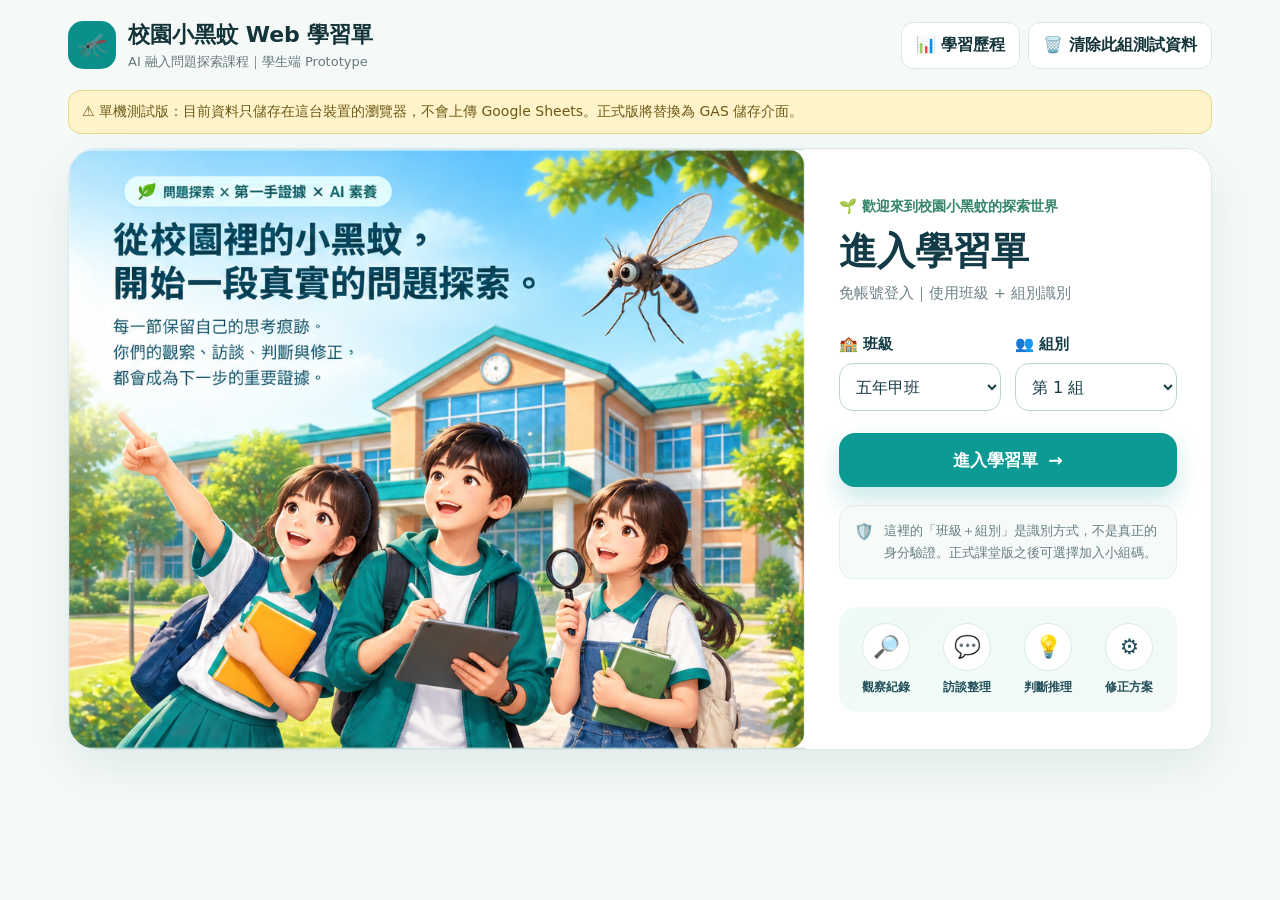
<file: index.html>
<!DOCTYPE html>
<html lang="zh-Hant">
<head>
  <meta charset="utf-8">
  <meta name="viewport" content="width=device-width, initial-scale=1">
  <title>校園小黑蚊｜學生學習單</title>
  <link rel="icon" href="data:image/svg+xml,%3Csvg xmlns='http://www.w3.org/2000/svg' viewBox='0 0 64 64'%3E%3Crect width='64' height='64' rx='16' fill='%230b8f8a'/%3E%3Ctext x='32' y='43' text-anchor='middle' font-size='36'%3E🦟%3C/text%3E%3C/svg%3E">
  <link rel="stylesheet" href="styles.css">
  <link rel="stylesheet" href="homepage.css">
</head>
<body>
<div class="shell">
  <header class="topbar">
    <div class="brand"><div class="brandmark">🦟</div><div><h1>校園小黑蚊 Web 學習單</h1><p>AI 融入問題探索課程｜學生端 Prototype</p></div></div>
    <div class="top-actions"><button class="ghost" id="homeBtn">📊 學習歷程</button><button class="ghost" id="resetBtn">🗑️ 清除此組測試資料</button></div>
  </header>
  <div class="local-banner">⚠️ 單機測試版：目前資料只儲存在這台裝置的瀏覽器，不會上傳 Google Sheets。正式版將替換為 GAS 儲存介面。</div>

  <section class="view active" id="loginView">
    <div class="landing-layout">
      <section class="hero-panel" aria-label="校園小黑蚊課程形象圖">
        <img id="heroImage" class="hero-image" src="homepage-left-hero.png" width="968" height="789" alt="從校園小黑蚊開始真實問題探索的課程形象圖">
      </section>
      <section class="entry-panel">
        <div class="entry-main">
          <div class="entry-eyebrow">🌱 歡迎來到校園小黑蚊的探索世界</div>
          <h2>進入學習單</h2>
          <p class="entry-subtitle">免帳號登入｜使用班級 + 組別識別</p>
          <div class="select-grid">
            <div class="field"><label for="classSelect">🏫 班級</label><select id="classSelect"><option value="5A">五年甲班</option><option value="5B">五年乙班</option></select></div>
            <div class="field"><label for="groupSelect">👥 組別</label><select id="groupSelect"><option value="G01">第 1 組</option><option value="G02">第 2 組</option><option value="G03">第 3 組</option><option value="G04">第 4 組</option><option value="G05">第 5 組</option><option value="G06">第 6 組</option></select></div>
          </div>
          <button class="enter-button" id="enterBtn">進入學習單 <span aria-hidden="true">→</span></button>
          <div class="identity-note"><span aria-hidden="true">🛡️</span><p>這裡的「班級＋組別」是識別方式，不是真正的身分驗證。正式課堂版之後可選擇加入小組碼。</p></div>
        </div>
        <div class="learning-focus">
          <div class="focus-item"><div class="focus-icon">🔎</div><span>觀察紀錄</span></div>
          <div class="focus-item"><div class="focus-icon">💬</div><span>訪談整理</span></div>
          <div class="focus-item"><div class="focus-icon">💡</div><span>判斷推理</span></div>
          <div class="focus-item"><div class="focus-icon">⚙️</div><span>修正方案</span></div>
        </div>
      </section>
    </div>
  </section>

  <section class="view" id="dashView">
    <div class="dashboard-head"><div><h2 style="margin:0">我的學習歷程</h2><div class="chips"><span class="chip" id="classChip"></span><span class="chip" id="groupChip"></span></div></div><div class="save" id="dashSave">✓ 已儲存到此裝置</div></div>
    <div class="card progress-card"><div class="ring" id="ring" style="--pct:0%"><b id="ringText">0/12</b></div><div><div class="mini">已完成</div><div style="font-size:28px;font-weight:900"><span id="doneCount">0</span> / 12 節</div><div class="mini">上次儲存：<span id="lastSaved">—</span></div></div><div class="save">🌱 每完成一節，都保留一份學習證據</div></div>
    <div class="lesson-grid" id="lessonGrid"></div>
  </section>

  <section class="view" id="lessonView"><div id="lessonMount"></div></section>
</div>
<script src="app-core.js"></script>
<script src="lessons-3-6.js"></script>
<script src="lessons-7-10.js"></script>
<script src="lessons-11-12.js"></script>
</body>
</html>
</file>
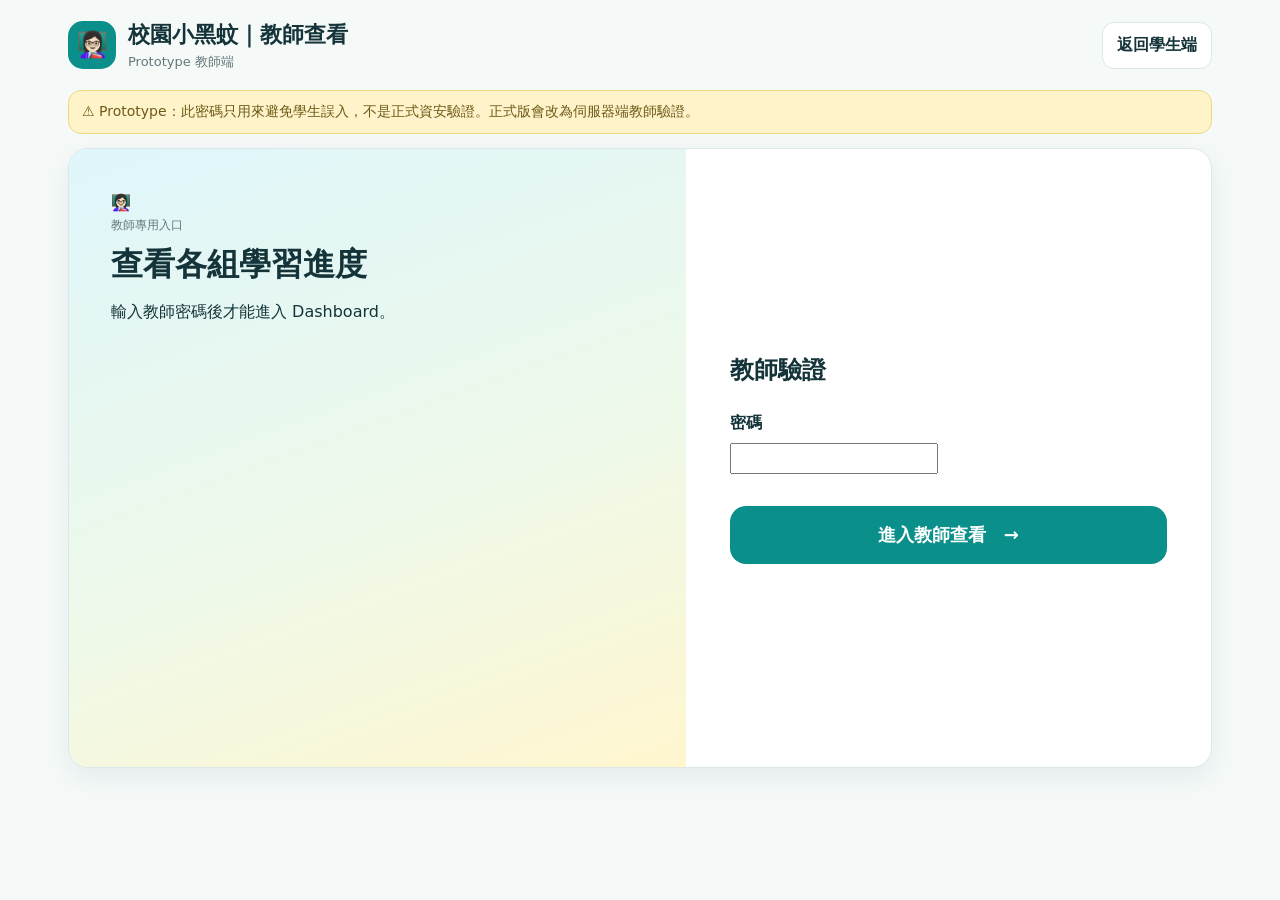
<file: teacher.html>
<!DOCTYPE html>
<html lang="zh-Hant">
<head>
<meta charset="utf-8"/>
<meta content="width=device-width, initial-scale=1" name="viewport"/>
<title>校園小黑蚊｜教師查看</title>
<link href="data:image/svg+xml,%3Csvg xmlns='http://www.w3.org/2000/svg' viewBox='0 0 64 64'%3E%3Crect width='64' height='64' rx='16' fill='%230b8f8a'/%3E%3Ctext x='32' y='43' text-anchor='middle' font-size='36'%3E🦟%3C/text%3E%3C/svg%3E" rel="icon"/>
<link href="styles.css" rel="stylesheet"/>
</head>
<body>
<div class="shell">
<header class="topbar">
<div class="brand"><div class="brandmark">👩🏻‍🏫</div><div><h1>校園小黑蚊｜教師查看</h1><p>Prototype 教師端</p></div></div>
<div class="top-actions"><a class="ghost" href="index.html" style="text-decoration:none">返回學生端</a></div>
</header>
<div class="local-banner">⚠️ Prototype：此密碼只用來避免學生誤入，不是正式資安驗證。正式版會改為伺服器端教師驗證。</div>
<section class="view active" id="teacherLoginView">
<div class="card login-wrap">
<div class="hero"><div class="big">👩🏻‍🏫</div><div class="mini">教師專用入口</div><h2>查看各組學習進度</h2><p>輸入教師密碼後才能進入 Dashboard。</p></div>
<div class="login-panel">
<h2>教師驗證</h2>
<div class="field"><label for="teacherPassword">密碼</label><input id="teacherPassword" type="password" autocomplete="current-password"/></div>
<button class="big-btn" id="teacherLoginBtn">進入教師查看　→</button>
<div id="teacherLoginError" class="validation-summary" style="display:none" aria-live="polite"></div>
</div>
</div>
</section>
<section class="view" id="teacherView">
<div class="dashboard-head"><div><h2 style="margin:0">教師查看</h2><p class="mini">單機版只會讀取「這個瀏覽器」曾建立過的班級／組別測試資料。</p></div><button class="ghost" id="refreshTeacher">重新整理</button></div>
<div class="teacher-grid"><div class="card table-card"><div class="group-row head"><span>組別</span><span>完成</span><span>目前節次</span><span>最後更新</span></div><div id="groupList"></div></div><div class="card preview"><div id="previewMount"><div class="placeholder"><div class="big">👩🏻‍🏫</div><p>請從左側選擇一組。</p></div></div><div class="warn"><b>🛡️ Human Gate｜匿名化提醒</b><br/>進行 AI 相關活動前，必須移除姓名、座號、聯絡方式與其他可識別細節；沒有第一手證據支持的 AI 內容仍需標記「待確認」。</div></div></div>
</section>
</div>
<script src="teacher.js"></script>
</body>
</html>
</file>
<file: styles.css>
:root{
  --teal:#0b8f8a;--teal2:#08726f;--green:#56ad6f;--lime:#edf8ee;--yellow:#fff2be;
  --ink:#14343a;--muted:#65777b;--line:#dce7e8;--bg:#f5faf9;--card:#fff;--danger:#bd5a44;
  --shadow:0 10px 28px rgba(25,65,69,.08);--r:20px;
}
*{box-sizing:border-box}
body{margin:0;background:var(--bg);color:var(--ink);font-family:"Noto Sans TC","PingFang TC","Microsoft JhengHei",system-ui,sans-serif;line-height:1.55}
button,input,select,textarea{font:inherit}
button{cursor:pointer}
.shell{max-width:1180px;margin:auto;padding:18px}
.topbar{display:flex;gap:14px;align-items:center;justify-content:space-between;margin-bottom:18px}
.brand{display:flex;gap:12px;align-items:center}.brandmark{width:48px;height:48px;border-radius:15px;background:var(--teal);color:white;display:grid;place-items:center;font-size:25px}
.brand h1{font-size:22px;margin:0}.brand p{margin:0;color:var(--muted);font-size:13px}
.top-actions{display:flex;gap:8px;flex-wrap:wrap}.ghost,.primary{border:0;border-radius:12px;padding:10px 14px;font-weight:700}
.ghost{background:white;color:var(--ink);border:1px solid var(--line)}.primary{background:var(--teal);color:white}
.view{display:none}.view.active{display:block}
.card{background:var(--card);border:1px solid var(--line);border-radius:var(--r);box-shadow:var(--shadow)}
.login-wrap{display:grid;grid-template-columns:1.08fr .92fr;min-height:620px;overflow:hidden}
.hero{padding:42px;background:linear-gradient(160deg,#dff6fb,#eef9e9 58%,#fff6cf);position:relative;overflow:hidden}
.hero h2{font-size:32px;line-height:1.25;margin:10px 0}.hero p{max-width:560px}
.midge{font-size:58px;position:absolute;right:42px;top:70px;transform:rotate(-8deg)}
.school{font-size:110px;opacity:.9;margin-top:75px}.kids{font-size:72px;margin-top:70px}
.login-panel{padding:44px;display:flex;flex-direction:column;justify-content:center}.login-panel h2{margin:0 0 8px}
.field{margin:14px 0}.field label{display:block;font-weight:700;margin-bottom:7px}
select,input[type=text],textarea{width:100%;border:1px solid #cadbda;border-radius:13px;background:#fff;padding:12px 13px;color:var(--ink)}
textarea{min-height:110px;resize:vertical}.select-grid{display:grid;grid-template-columns:1fr 1fr;gap:14px}
.big-btn{width:100%;border:0;background:var(--teal);color:#fff;border-radius:16px;padding:15px 18px;font-weight:800;font-size:18px;margin-top:18px}
.note{border-radius:14px;padding:12px 14px;margin-top:14px;background:#f3f8f7;color:var(--muted);font-size:14px}
.dashboard-head{display:grid;grid-template-columns:1fr auto;gap:16px;align-items:center;margin-bottom:16px}
.chips{display:flex;gap:8px;flex-wrap:wrap}.chip{padding:7px 11px;border-radius:999px;background:#e8f7f5;color:var(--teal2);font-size:13px;font-weight:700}
.progress-card{padding:22px;display:grid;grid-template-columns:90px 1fr auto;gap:18px;align-items:center;margin-bottom:18px}
.ring{width:82px;height:82px;border-radius:50%;display:grid;place-items:center;background:conic-gradient(var(--teal) var(--pct),#e6eeee 0);position:relative}
.ring:after{content:"";position:absolute;inset:10px;border-radius:50%;background:white}.ring b{z-index:1}
.save{font-size:13px;color:var(--green);font-weight:700}.save.pending{color:#bd8b20}
.lesson-grid{display:grid;grid-template-columns:repeat(4,1fr);gap:13px}
.lesson{border:1px solid var(--line);background:white;border-radius:16px;padding:15px;min-height:130px;text-align:left;transition:.15s}
.lesson:hover{transform:translateY(-2px);box-shadow:var(--shadow)}.lesson .num{font-weight:900;color:var(--teal)}
.lesson .ico{font-size:26px;margin:8px 0}.lesson .title{font-weight:750}.status{margin-top:8px;display:inline-block;font-size:12px;border-radius:999px;padding:4px 9px;background:#eff2f2;color:#728084}
.status.done{background:#e5f6ea;color:#2f8752}.status.current{background:#fff0c4;color:#9d7200}
.lesson-page{max-width:920px;margin:auto}.lesson-header{padding:22px;margin-bottom:14px;background:linear-gradient(135deg,#effafa,#fff)}
.lesson-header h2{margin:0}.focus{color:var(--muted);margin-top:6px}.step{padding:20px;margin:13px 0}.step-title{display:flex;gap:10px;align-items:center;margin-bottom:12px}
.badge{width:42px;height:42px;border-radius:12px;background:var(--teal);color:#fff;display:grid;place-items:center;font-weight:800}.step h3{margin:0}
.two{display:grid;grid-template-columns:1fr 1fr;gap:12px}.checks{display:flex;flex-wrap:wrap;gap:10px 18px}.checks label{background:#f5faf9;border:1px solid var(--line);border-radius:11px;padding:8px 10px}
.navrow{display:flex;justify-content:space-between;gap:12px;margin-top:18px}.navrow button{min-width:150px}
.evidence{background:#eef8f3;border:1px solid #cfe8d8;border-radius:13px;padding:12px;margin-top:14px;color:#39705a}
.warn{background:var(--yellow);border:1px solid #f0cf60;border-radius:16px;padding:16px;margin-top:16px}
.validation-summary{background:#fff0eb;border:1px solid #e4a491;color:#7d3425;border-radius:14px;padding:12px 14px;margin:14px 0}
.field-error{border-color:#d36b55!important;background:#fff8f6!important}
.error-text{color:#a94432;font-size:13px;margin-top:5px}
.teacher-grid{display:grid;grid-template-columns:.9fr 1.1fr;gap:16px}.table-card,.preview{padding:18px}
.group-row{display:grid;grid-template-columns:1fr .7fr .8fr .8fr;gap:8px;padding:11px 8px;border-bottom:1px solid var(--line);font-size:14px}
.group-row.head{font-weight:800;color:var(--muted)}.group-row.active{background:#eaf7f5;border-radius:10px}
.preview-section{border:1px solid var(--line);border-radius:13px;margin:10px 0;overflow:hidden}.preview-section h4{margin:0;padding:11px 13px;background:#f8fbfa}.preview-section .body{padding:12px 13px;font-size:14px;white-space:pre-wrap}
.placeholder{padding:42px;text-align:center}.placeholder .big{font-size:58px}
.local-banner{background:#fff3ca;border:1px solid #edd785;color:#6e5a17;border-radius:13px;padding:10px 13px;margin-bottom:14px;font-size:14px}
.mini{font-size:12px;color:var(--muted)}

/* Animated student-side mosquito mascot */
.brandmark-mascot-anchor{color:transparent;position:relative}
.mosquito-pet{position:fixed;left:0;top:0;width:60px;height:46px;z-index:18;pointer-events:none;user-select:none;color:#173b3f;transition:transform var(--flight-duration,1400ms) cubic-bezier(.33,.02,.2,1);will-change:transform;filter:drop-shadow(0 4px 5px rgba(20,52,58,.16))}
.mosquito-pet.no-transition{transition:none!important}
.mosquito-svg{width:100%;height:100%;overflow:visible}
.mosquito-body{fill:#203f43;stroke:#173b3f;stroke-width:1.5}
.mosquito-wing{fill:rgba(210,244,244,.72);stroke:#4f9696;stroke-width:2;transform-box:fill-box;will-change:transform}
.mosquito-wing-left{transform-origin:88% 70%;animation:mosquitoWingLeft .13s ease-in-out infinite alternate}
.mosquito-wing-right{transform-origin:12% 70%;animation:mosquitoWingRight .13s ease-in-out infinite alternate}
.mosquito-pet.idle .mosquito-svg{animation:mosquitoIdle 2.2s ease-in-out infinite}
.mosquito-pet.flying .mosquito-svg{animation:mosquitoFlightBuzz .22s ease-in-out infinite alternate}
.mosquito-pet.flying .mosquito-wing-left,.mosquito-pet.flying .mosquito-wing-right{animation-duration:.075s}
@keyframes mosquitoWingLeft{from{transform:rotate(-13deg) scaleY(.92)}to{transform:rotate(19deg) scaleY(.38)}}
@keyframes mosquitoWingRight{from{transform:rotate(13deg) scaleY(.92)}to{transform:rotate(-19deg) scaleY(.38)}}
@keyframes mosquitoIdle{0%,100%{transform:translateY(0) rotate(-3deg)}50%{transform:translateY(-2px) rotate(2deg)}}
@keyframes mosquitoFlightBuzz{from{transform:translateY(-1px) rotate(-5deg)}to{transform:translateY(1px) rotate(5deg)}}

@media(max-width:900px){.login-wrap,.teacher-grid{grid-template-columns:1fr}.hero{min-height:330px}.lesson-grid{grid-template-columns:repeat(3,1fr)}}
@media(max-width:650px){.shell{padding:12px}.topbar{align-items:flex-start}.brand h1{font-size:18px}.login-panel,.hero{padding:24px}.select-grid,.two{grid-template-columns:1fr}.lesson-grid{grid-template-columns:repeat(2,1fr)}.progress-card{grid-template-columns:70px 1fr}.progress-card .save{grid-column:1/-1}.group-row{grid-template-columns:1fr .7fr .7fr}.group-row span:last-child{display:none}.navrow{flex-direction:column}.navrow button{width:100%}.mosquito-pet{width:54px;height:42px}}
@media(prefers-reduced-motion:reduce){.mosquito-pet{transition:none}.mosquito-pet .mosquito-svg,.mosquito-pet .mosquito-wing{animation:none!important}}
</file>
<file: homepage.css>
/* 校園小黑蚊｜首頁版面 v2
   Layout contract：
   - Desktop：左圖右表單
   - Hero 圖維持 968:789，不拉伸、不裁切
   - Entry panel 保留可讀寬度，不與圖片互相擠壓
   - <= 960px 改為上下排列
   - <= 640px 表單與學習焦點改為單欄／雙欄
*/

.landing-layout{
  display:grid;
  grid-template-columns:minmax(0,1.45fr) minmax(320px,.8fr);
  width:100%;
  align-items:stretch;
  overflow:hidden;
  border:1px solid var(--line);
  border-radius:28px;
  background:#fff;
  box-shadow:0 18px 48px rgba(24,69,75,.09);
}

/* ---------- Hero ---------- */

.hero-panel{
  display:flex;
  align-items:flex-start;
  justify-content:center;
  width:100%;
  min-width:0;
  overflow:hidden;
  background:#dff5f8;
}

.hero-image{
  display:block;
  width:100%;
  height:auto;
  max-width:100%;
  aspect-ratio:968 / 789;
  object-fit:contain;
}

/* ---------- Entry ---------- */

.entry-panel{
  display:flex;
  flex-direction:column;
  justify-content:center;
  min-width:0;
  padding:40px 34px 30px;
  background:#fff;
}

.entry-main{
  width:100%;
  max-width:430px;
  margin-inline:auto;
}

.entry-eyebrow{
  margin-bottom:12px;
  color:#358568;
  font-size:.9rem;
  font-weight:800;
  line-height:1.5;
}

.entry-panel h2{
  margin:0 0 8px;
  color:#123b47;
  font-size:clamp(1.85rem,3vw,2.35rem);
  line-height:1.18;
  font-weight:900;
}

.entry-subtitle{
  margin:0 0 28px;
  color:#6c8187;
  font-size:.92rem;
}

/* ---------- Selects ---------- */

.entry-panel .select-grid{
  display:grid;
  grid-template-columns:minmax(0,1fr) minmax(0,1fr);
  gap:14px;
  margin-bottom:22px;
}

.entry-panel .field{
  min-width:0;
  margin:0;
}

.entry-panel .field label{
  display:block;
  margin-bottom:7px;
  color:#173d47;
  font-size:.95rem;
  font-weight:800;
}

.entry-panel .field select{
  width:100%;
  min-width:0;
  min-height:48px;
  padding:10px 12px;
  border:1px solid #bdd5d8;
  border-radius:14px;
  background:#fff;
  color:#173d47;
  font-size:1rem;
  box-sizing:border-box;
  outline:none;
}

.entry-panel .field select:focus{
  border-color:#0b918c;
  box-shadow:0 0 0 3px rgba(11,145,140,.12);
}

/* ---------- Primary action ---------- */

.enter-button{
  display:flex;
  align-items:center;
  justify-content:center;
  gap:10px;
  width:100%;
  min-height:54px;
  border:0;
  border-radius:16px;
  background:#0c9a94;
  color:#fff;
  font-size:1.08rem;
  font-weight:900;
  cursor:pointer;
  box-shadow:0 12px 24px rgba(12,154,148,.22);
}

.enter-button:hover{
  background:#0a8883;
}

.enter-button:focus-visible{
  outline:3px solid rgba(12,154,148,.25);
  outline-offset:3px;
}

/* ---------- Identity note ---------- */

.identity-note{
  display:flex;
  align-items:flex-start;
  gap:10px;
  margin-top:18px;
  padding:14px;
  border:1px solid #e4eeee;
  border-radius:14px;
  background:#f6faf9;
  color:#657d82;
}

.identity-note > span{
  flex:0 0 auto;
}

.identity-note p{
  margin:0;
  font-size:.83rem;
  line-height:1.65;
}

/* ---------- Learning focus ---------- */

.learning-focus{
  display:grid;
  grid-template-columns:repeat(4,minmax(0,1fr));
  gap:10px;
  width:100%;
  max-width:430px;
  margin:28px auto 0;
  padding:16px 12px;
  border-radius:18px;
  background:linear-gradient(135deg,#effbf6,#f3faf7);
}

.focus-item{
  display:flex;
  flex-direction:column;
  align-items:center;
  justify-content:flex-start;
  gap:8px;
  min-width:0;
  color:#224e59;
  text-align:center;
  font-size:.78rem;
  font-weight:800;
  line-height:1.35;
}

.focus-icon{
  display:grid;
  place-items:center;
  width:48px;
  height:48px;
  border:1px solid #dbeaea;
  border-radius:50%;
  background:#fff;
  font-size:1.35rem;
}

/* ---------- Tablet ---------- */

@media (max-width:960px){
  .landing-layout{
    grid-template-columns:1fr;
  }

  .hero-panel{
    max-height:none;
  }

  .hero-image{
    width:100%;
    height:auto;
  }

  .entry-panel{
    padding:36px 28px 30px;
  }

  .entry-main,
  .learning-focus{
    max-width:620px;
  }
}

/* ---------- Mobile ---------- */

@media (max-width:640px){
  .landing-layout{
    border-radius:20px;
  }

  .entry-panel{
    padding:28px 18px 24px;
  }

  .entry-panel h2{
    font-size:1.8rem;
  }

  .entry-subtitle{
    margin-bottom:22px;
  }

  .entry-panel .select-grid{
    grid-template-columns:1fr;
    gap:12px;
  }

  .learning-focus{
    grid-template-columns:repeat(2,minmax(0,1fr));
    gap:12px;
    padding:14px;
  }

  .focus-item{
    font-size:.82rem;
  }
}

/* ---------- Very narrow screens ---------- */

@media (max-width:380px){
  .entry-panel{
    padding-inline:14px;
  }

  .learning-focus{
    grid-template-columns:1fr 1fr;
  }
}
</file>
